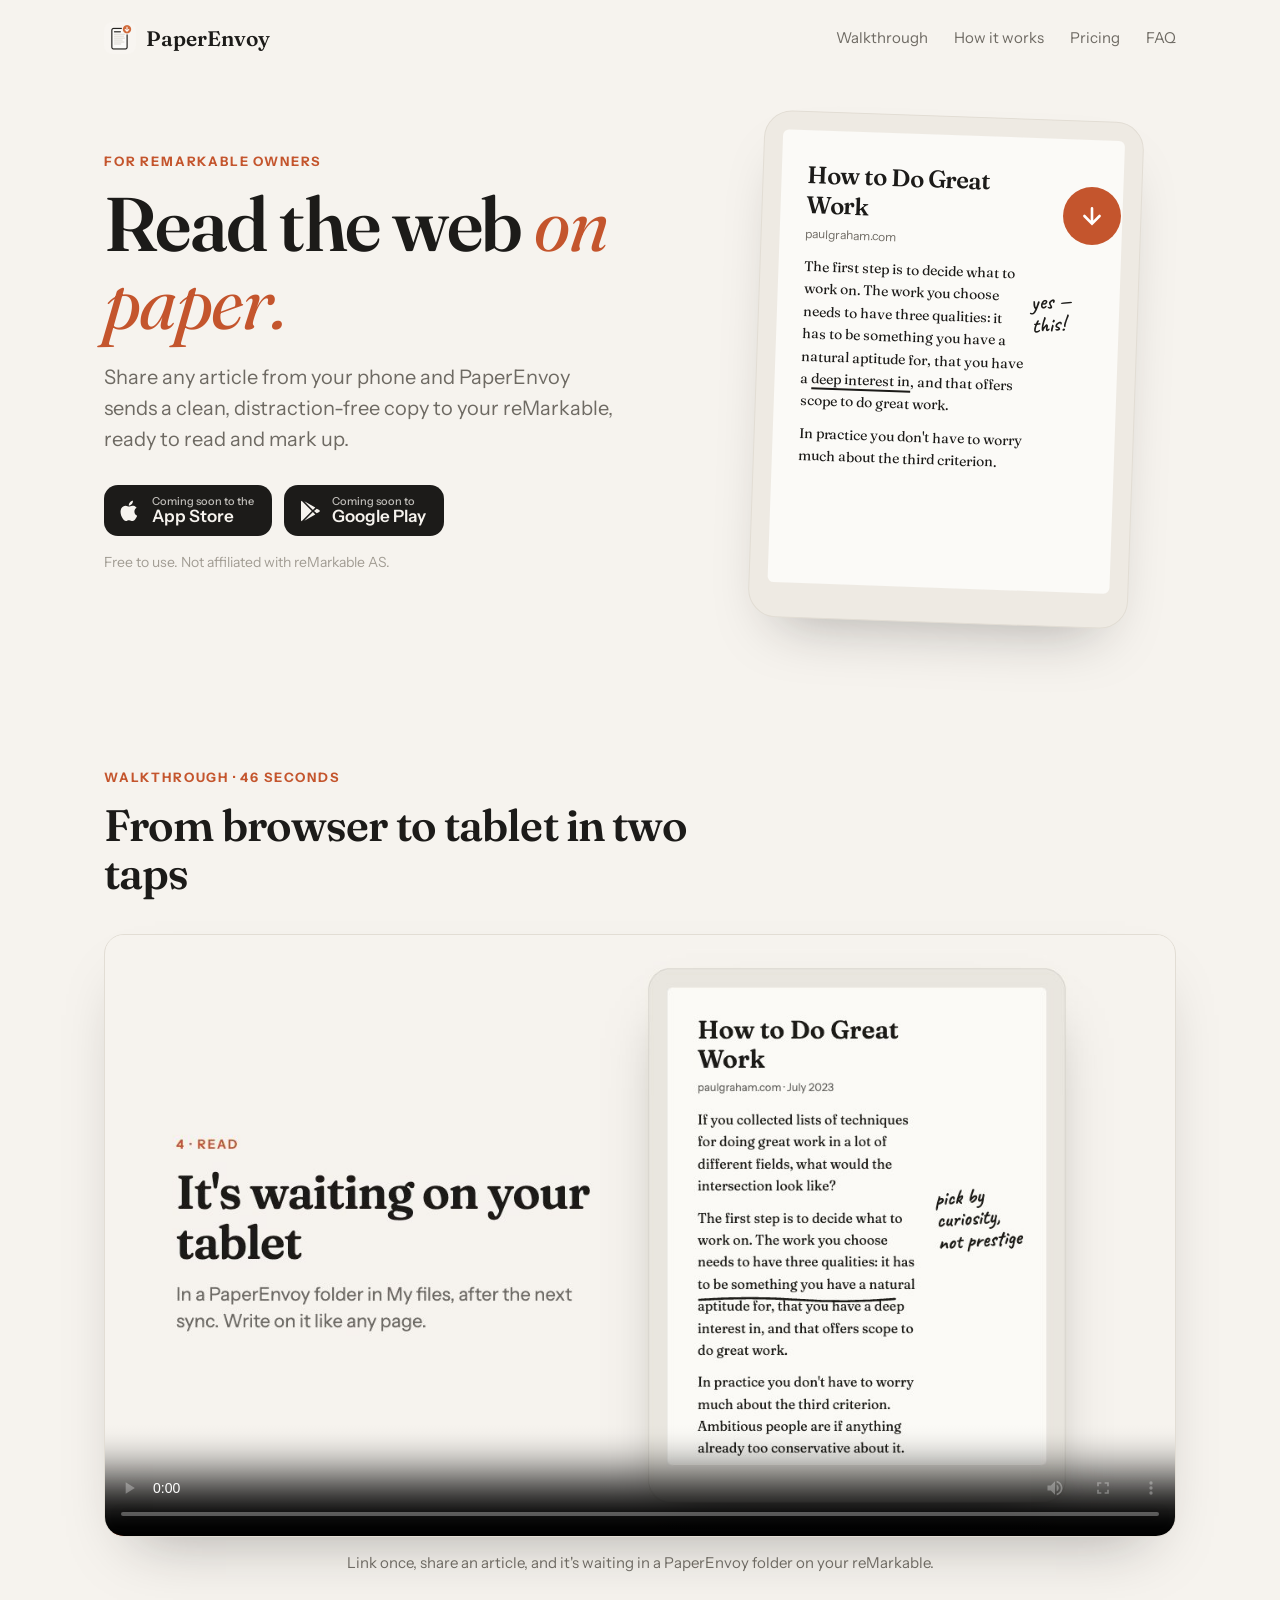
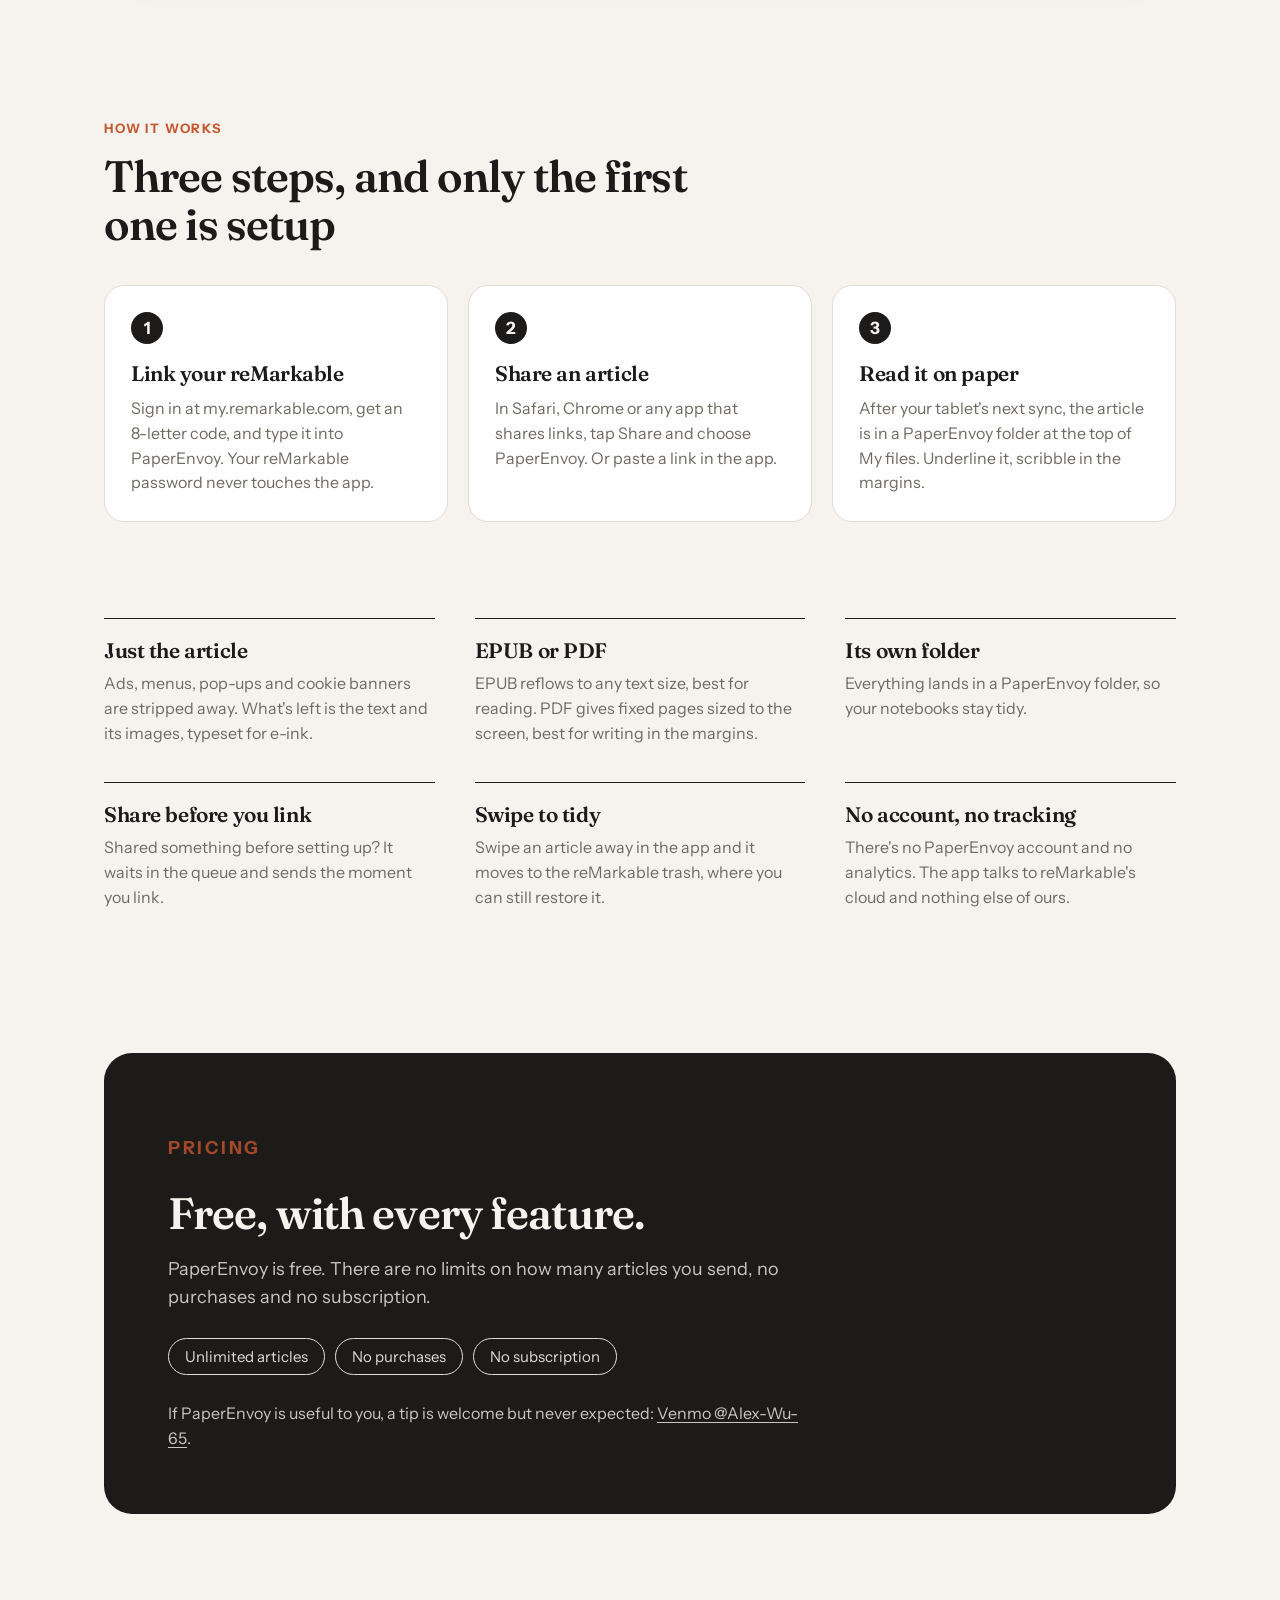
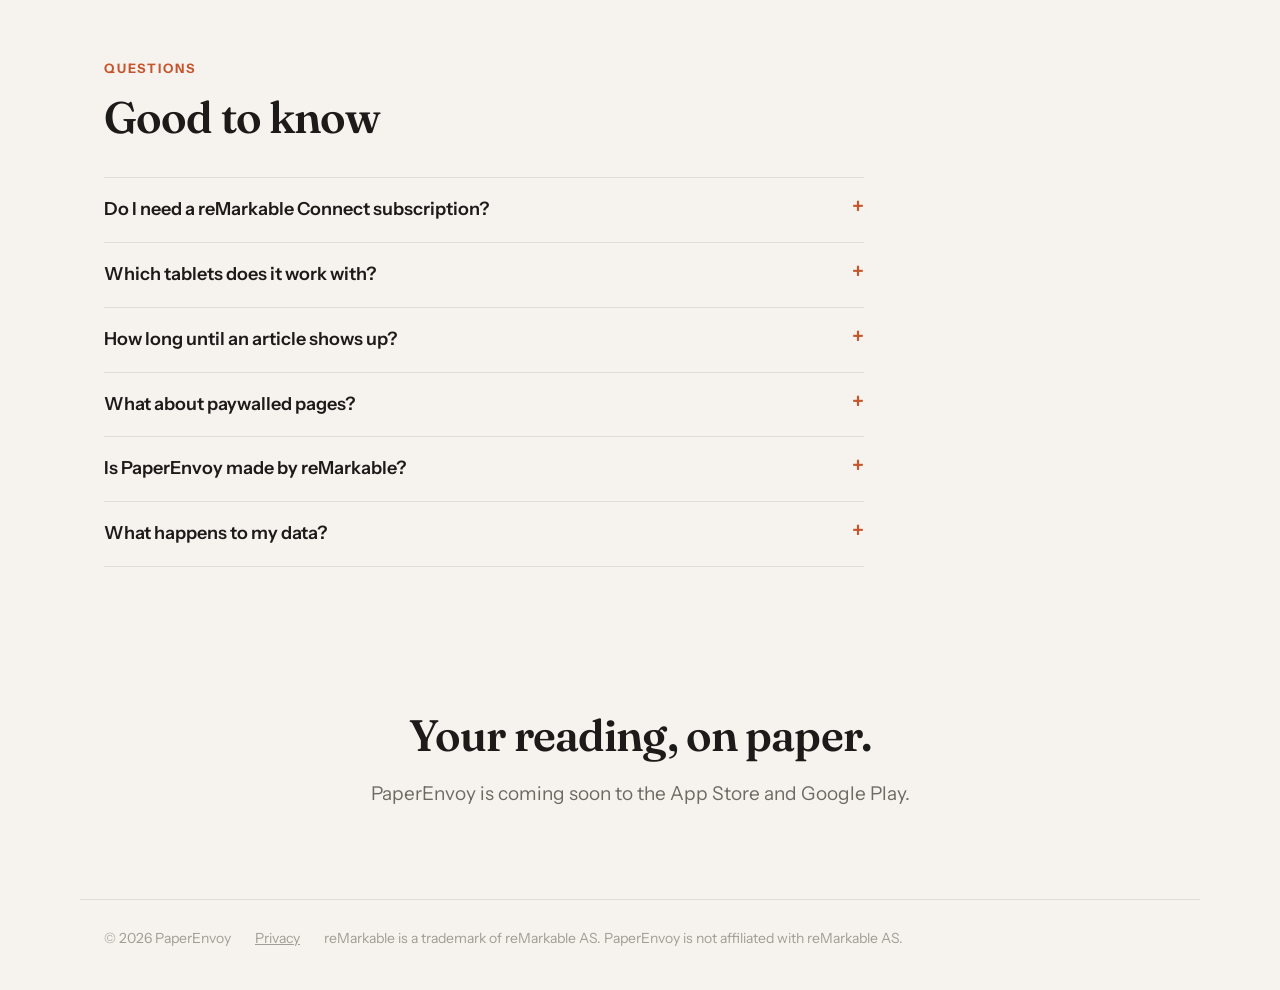
<file: index.html>
<!doctype html>
<html lang="en">
<head>
<meta charset="utf-8">
<meta name="viewport" content="width=device-width, initial-scale=1">
<title>PaperEnvoy — Read the web on paper</title>
<meta name="description" content="Share any article from your phone and PaperEnvoy sends a clean, distraction-free copy to your reMarkable, ready to read and mark up.">
<meta property="og:title" content="PaperEnvoy — Read the web on paper">
<meta property="og:description" content="Send any article from your iPhone or Android phone to your reMarkable in two taps.">
<meta property="og:image" content="media/og.png">
<meta property="og:type" content="website">
<meta name="twitter:card" content="summary_large_image">
<meta name="theme-color" content="#F6F3EE">
<link rel="icon" href="favicon.png">
<link rel="apple-touch-icon" href="icon.png">
<link rel="preconnect" href="https://fonts.googleapis.com">
<link rel="preconnect" href="https://fonts.gstatic.com" crossorigin>
<link href="https://fonts.googleapis.com/css2?family=Fraunces:ital,opsz,wght@0,9..144,400..700;1,9..144,400&family=Instrument+Sans:wght@400..700&family=Caveat:wght@600&display=swap" rel="stylesheet">
<link rel="stylesheet" href="styles.css">
</head>
<body>
<header class="nav wrap">
  <a class="brand" href="./"><img src="icon.png" alt="" width="32" height="32">PaperEnvoy</a>
  <nav>
    <a href="#walkthrough">Walkthrough</a>
    <a href="#how">How it works</a>
    <a href="#pricing">Pricing</a>
    <a href="#faq">FAQ</a>
  </nav>
</header>

<main>
  <section class="hero wrap">
    <div class="hero-copy">
      <p class="kicker">For reMarkable owners</p>
      <h1>Read the web <em>on paper.</em></h1>
      <p class="lede">Share any article from your phone and PaperEnvoy sends a clean, distraction-free copy to your reMarkable, ready to read and mark up.</p>
      <div class="stores">
        <a class="store" href="#get" aria-disabled="true"><svg viewBox="0 0 24 24" aria-hidden="true"><path fill="currentColor" d="M16.4 12.6c0-2.6 2.1-3.8 2.2-3.9-1.2-1.8-3.1-2-3.7-2-1.6-.2-3.1.9-3.9.9-.8 0-2-.9-3.4-.9-1.7 0-3.3 1-4.2 2.6-1.8 3.1-.5 7.7 1.3 10.2.9 1.2 1.9 2.6 3.2 2.6 1.3-.1 1.8-.8 3.3-.8 1.6 0 2 .8 3.4.8 1.4 0 2.3-1.3 3.1-2.5 1-1.4 1.4-2.8 1.4-2.9-.1 0-2.7-1-2.7-4.1zM13.9 5c.7-.9 1.2-2 1-3.2-1 0-2.3.7-3 1.6-.7.8-1.2 2-1.1 3.1 1.2.1 2.3-.6 3.1-1.5z"/></svg><span><small>Coming soon to the</small>App Store</span></a>
        <a class="store" href="#get" aria-disabled="true"><svg viewBox="0 0 24 24" aria-hidden="true"><path fill="currentColor" d="M3.6 1.8 13.8 12 3.6 22.2c-.4-.2-.6-.6-.6-1.1V2.9c0-.5.2-.9.6-1.1zm11.3 11.3 2.4 2.4-11 6.3 8.6-8.7zm3.8-3.4 2.5 1.4c.8.5.8 1.3 0 1.8l-2.5 1.4-2.7-2.3 2.7-2.3zM6.3 2.2l11 6.3-2.4 2.4-8.6-8.7z"/></svg><span><small>Coming soon to</small>Google Play</span></a>
      </div>
      <p class="fine">Free to use. Not affiliated with reMarkable AS.</p>
    </div>
    <div class="hero-art" aria-hidden="true">
      <div class="tablet">
        <div class="paper">
          <h3>How to Do Great Work</h3>
          <p class="meta">paulgraham.com</p>
          <p>The first step is to decide what to work on. The work you choose needs to have three qualities: it has to be something you have a natural aptitude for, that you have a <span class="ul">deep interest in</span>, and that offers scope to do great work.</p>
          <p>In practice you don't have to worry much about the third criterion.</p>
          <span class="note">yes — this!</span>
        </div>
      </div>
      <div class="badge"><svg viewBox="0 0 24 24" width="26" height="26" fill="none" stroke="#fff" stroke-width="2.4" stroke-linecap="round"><path d="M12 5v14M19 12l-7 7-7-7"/></svg></div>
    </div>
  </section>

  <section id="walkthrough" class="walkthrough wrap">
    <div class="section-head">
      <p class="kicker">Walkthrough · 46 seconds</p>
      <h2>From browser to tablet in two taps</h2>
    </div>
    <figure class="video">
      <video controls playsinline preload="metadata" poster="media/poster.jpg">
        <source src="media/walkthrough.mp4" type="video/mp4">
        Your browser can't play this video. <a href="media/walkthrough.mp4">Download it</a> instead.
      </video>
      <figcaption>Link once, share an article, and it's waiting in a PaperEnvoy folder on your reMarkable.</figcaption>
    </figure>
  </section>

  <section id="how" class="how wrap">
    <div class="section-head">
      <p class="kicker">How it works</p>
      <h2>Three steps, and only the first one is setup</h2>
    </div>
    <ol class="steps">
      <li>
        <span class="num">1</span>
        <h3>Link your reMarkable</h3>
        <p>Sign in at my.remarkable.com, get an 8-letter code, and type it into PaperEnvoy. Your reMarkable password never touches the app.</p>
      </li>
      <li>
        <span class="num">2</span>
        <h3>Share an article</h3>
        <p>In Safari, Chrome or any app that shares links, tap Share and choose PaperEnvoy. Or paste a link in the app.</p>
      </li>
      <li>
        <span class="num">3</span>
        <h3>Read it on paper</h3>
        <p>After your tablet's next sync, the article is in a PaperEnvoy folder at the top of My files. Underline it, scribble in the margins.</p>
      </li>
    </ol>
  </section>

  <section class="features wrap">
    <div class="feature">
      <h3>Just the article</h3>
      <p>Ads, menus, pop-ups and cookie banners are stripped away. What's left is the text and its images, typeset for e-ink.</p>
    </div>
    <div class="feature">
      <h3>EPUB or PDF</h3>
      <p>EPUB reflows to any text size, best for reading. PDF gives fixed pages sized to the screen, best for writing in the margins.</p>
    </div>
    <div class="feature">
      <h3>Its own folder</h3>
      <p>Everything lands in a PaperEnvoy folder, so your notebooks stay tidy.</p>
    </div>
    <div class="feature">
      <h3>Share before you link</h3>
      <p>Shared something before setting up? It waits in the queue and sends the moment you link.</p>
    </div>
    <div class="feature">
      <h3>Swipe to tidy</h3>
      <p>Swipe an article away in the app and it moves to the reMarkable trash, where you can still restore it.</p>
    </div>
    <div class="feature">
      <h3>No account, no tracking</h3>
      <p>There's no PaperEnvoy account and no analytics. The app talks to reMarkable's cloud and nothing else of ours.</p>
    </div>
  </section>

  <section id="pricing" class="pricing wrap">
    <div class="price-card">
      <p class="kicker">Pricing</p>
      <h2>Free, with every feature.</h2>
      <p>PaperEnvoy is free. There are no limits on how many articles you send, no purchases and no subscription.</p>
      <ul>
        <li>Unlimited articles</li>
        <li>No purchases</li>
        <li>No subscription</li>
      </ul>
      <p class="tip">If PaperEnvoy is useful to you, a tip is welcome but never expected: <a href="https://venmo.com/u/Alex-Wu-65" rel="noopener">Venmo @Alex-Wu-65</a>.</p>
    </div>
  </section>

  <section id="faq" class="faq wrap">
    <div class="section-head">
      <p class="kicker">Questions</p>
      <h2>Good to know</h2>
    </div>
    <details>
      <summary>Do I need a reMarkable Connect subscription?</summary>
      <p>No. PaperEnvoy uses reMarkable's cloud sync, which works on the free tier.</p>
    </details>
    <details>
      <summary>Which tablets does it work with?</summary>
      <p>Any reMarkable that syncs with reMarkable's cloud, including reMarkable 2 and Paper Pro.</p>
    </details>
    <details>
      <summary>How long until an article shows up?</summary>
      <p>PaperEnvoy uploads it within seconds. It appears on the tablet the next time the tablet syncs, which happens on its own while it's awake and online.</p>
    </details>
    <details>
      <summary>What about paywalled pages?</summary>
      <p>PaperEnvoy reads the page the way a browser does without your sign-in, so it can only send what's publicly visible. Pages that load their text with JavaScript may come through short.</p>
    </details>
    <details>
      <summary>Is PaperEnvoy made by reMarkable?</summary>
      <p>No. PaperEnvoy is an independent app and is not affiliated with reMarkable AS. It uses the same upload endpoint as reMarkable's own “Read on reMarkable” browser extension.</p>
    </details>
    <details>
      <summary>What happens to my data?</summary>
      <p>Articles are fetched and converted on your phone and uploaded to your own reMarkable cloud. Read the <a href="privacy.html">privacy policy</a> for the details.</p>
    </details>
  </section>

  <section id="get" class="cta wrap">
    <h2>Your reading, on paper.</h2>
    <p>PaperEnvoy is coming soon to the App Store and Google Play.</p>
  </section>
</main>

<footer class="foot wrap">
  <span>© 2026 PaperEnvoy</span>
  <a href="privacy.html">Privacy</a>
  <span>reMarkable is a trademark of reMarkable AS. PaperEnvoy is not affiliated with reMarkable AS.</span>
</footer>
</body>
</html>
</file>
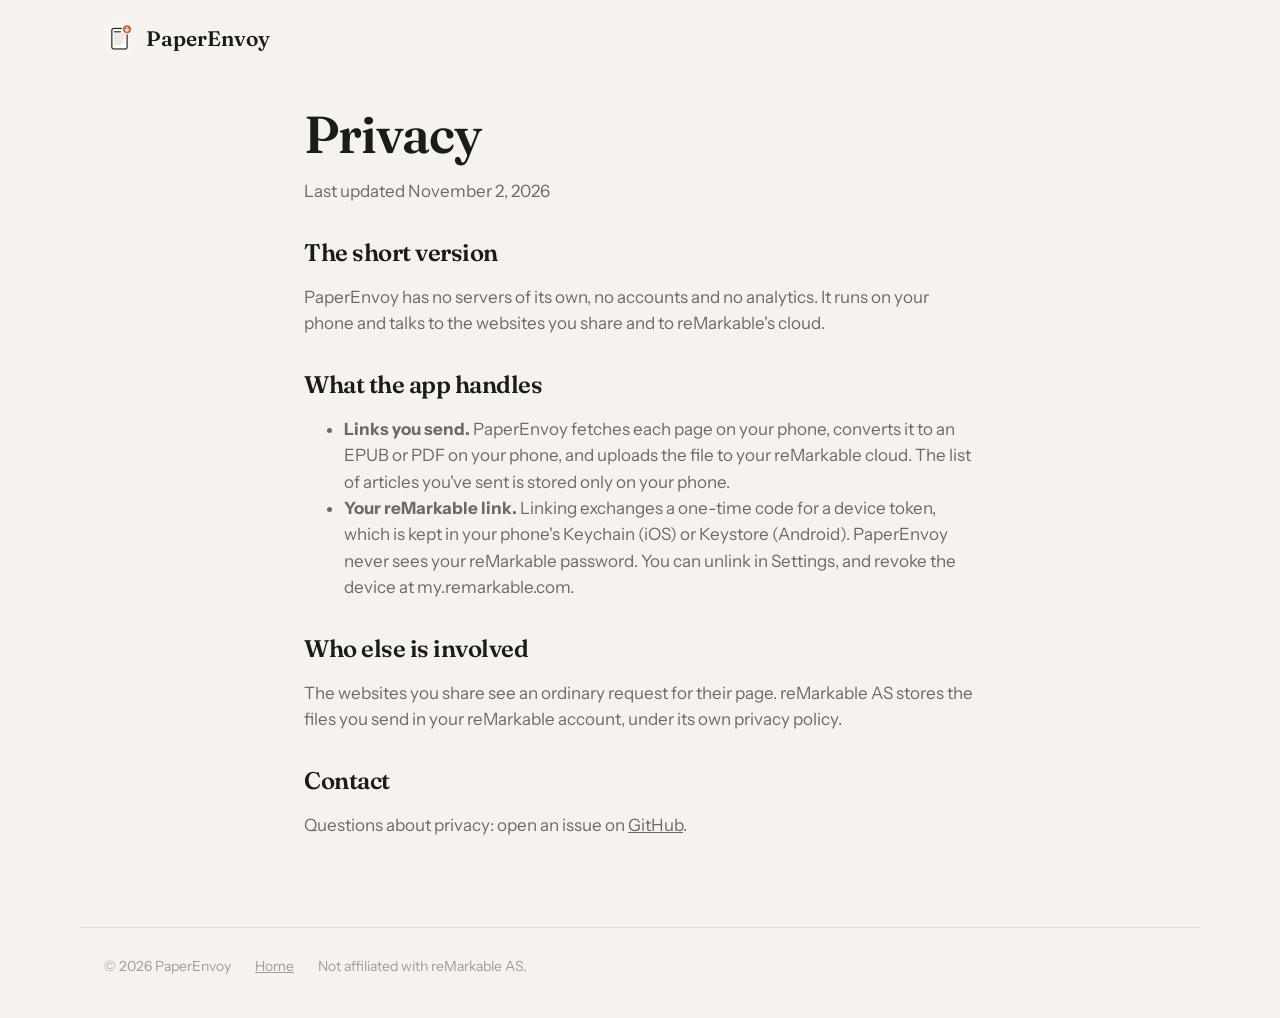
<file: privacy.html>
<!doctype html>
<html lang="en">
<head>
<meta charset="utf-8">
<meta name="viewport" content="width=device-width, initial-scale=1">
<title>Privacy — PaperEnvoy</title>
<meta name="description" content="How PaperEnvoy handles your data.">
<link rel="icon" href="favicon.png">
<link rel="preconnect" href="https://fonts.googleapis.com">
<link rel="preconnect" href="https://fonts.gstatic.com" crossorigin>
<link href="https://fonts.googleapis.com/css2?family=Fraunces:opsz,wght@9..144,400..700&family=Instrument+Sans:wght@400..700&display=swap" rel="stylesheet">
<link rel="stylesheet" href="styles.css">
</head>
<body>
<header class="nav wrap">
  <a class="brand" href="./"><img src="icon.png" alt="" width="32" height="32">PaperEnvoy</a>
</header>
<main class="doc wrap">
  <h1>Privacy</h1>
  <p>Last updated November 2, 2026</p>

  <h2>The short version</h2>
  <p>PaperEnvoy has no servers of its own, no accounts and no analytics. It runs on your phone and talks to the websites you share and to reMarkable's cloud.</p>

  <h2>What the app handles</h2>
  <ul>
    <li><strong>Links you send.</strong> PaperEnvoy fetches each page on your phone, converts it to an EPUB or PDF on your phone, and uploads the file to your reMarkable cloud. The list of articles you've sent is stored only on your phone.</li>
    <li><strong>Your reMarkable link.</strong> Linking exchanges a one-time code for a device token, which is kept in your phone's Keychain (iOS) or Keystore (Android). PaperEnvoy never sees your reMarkable password. You can unlink in Settings, and revoke the device at my.remarkable.com.</li>
  </ul>

  <h2>Who else is involved</h2>
  <p>The websites you share see an ordinary request for their page. reMarkable AS stores the files you send in your reMarkable account, under its own privacy policy.</p>

  <h2>Contact</h2>
  <p>Questions about privacy: open an issue on <a href="https://github.com/alexhwu/paperenvoy/issues">GitHub</a>.</p>
</main>
<footer class="foot wrap">
  <span>© 2026 PaperEnvoy</span>
  <a href="./">Home</a>
  <span>Not affiliated with reMarkable AS.</span>
</footer>
</body>
</html>
</file>
<file: styles.css>
:root {
  --bg: #F6F3EE;
  --card: #FFFFFF;
  --sunken: #EEEAE3;
  --ink: #1C1B19;
  --muted: #6E6A63;
  --faint: #A29D94;
  --line: #E2DDD4;
  --accent: #C4552D;
  --on-ink: #F6F3EE;
  --shadow: 0 30px 60px -30px rgba(28, 27, 25, .35);
  --serif: "Fraunces", Georgia, serif;
  --sans: "Instrument Sans", system-ui, -apple-system, sans-serif;
}
@media (prefers-color-scheme: dark) {
  :root:not([data-theme="light"]) {
    --bg: #141412;
    --card: #1E1D1A;
    --sunken: #26241F;
    --ink: #F1EDE6;
    --muted: #A7A198;
    --faint: #6F6A62;
    --line: #2F2D28;
    --accent: #E8794F;
    --on-ink: #141412;
    --shadow: 0 30px 60px -30px rgba(0, 0, 0, .8);
  }
}
:root[data-theme="dark"] {
  --bg: #141412; --card: #1E1D1A; --sunken: #26241F; --ink: #F1EDE6; --muted: #A7A198;
  --faint: #6F6A62; --line: #2F2D28; --accent: #E8794F; --on-ink: #141412;
}

* { box-sizing: border-box; }
html { scroll-behavior: smooth; }
body {
  margin: 0;
  background: var(--bg);
  color: var(--ink);
  font: 17px/1.55 var(--sans);
  -webkit-font-smoothing: antialiased;
}
a { color: inherit; }
img, video { max-width: 100%; display: block; }
.wrap { max-width: 1120px; margin: 0 auto; padding-left: 24px; padding-right: 24px; }
@media (max-width: 600px) { .wrap { padding-left: 16px; padding-right: 16px; } section { padding: 52px 0; } }

h1, h2, h3 { font-family: var(--serif); font-weight: 600; letter-spacing: -.02em; margin: 0; }
h1 { font-size: clamp(44px, 7vw, 76px); line-height: 1.02; }
h1 em { font-style: italic; font-weight: 400; color: var(--accent); }
h2 { font-size: clamp(30px, 4vw, 44px); line-height: 1.1; }
h3 { font-size: 21px; line-height: 1.25; }
.kicker { font-size: 13px; font-weight: 700; letter-spacing: .14em; text-transform: uppercase; color: var(--accent); margin: 0 0 14px; }
.section-head { margin-bottom: 36px; max-width: 640px; }
section { padding: 72px 0; }

/* Nav */
.nav { display: flex; align-items: center; justify-content: space-between; padding-top: 22px; padding-bottom: 22px; gap: 16px; }
.brand { display: flex; align-items: center; gap: 10px; font: 600 21px var(--serif); text-decoration: none; }
.brand img { border-radius: 8px; }
.nav nav { display: flex; gap: 26px; font-size: 15px; }
.nav nav a { text-decoration: none; color: var(--muted); }
.nav nav a:hover { color: var(--ink); }
@media (max-width: 720px) { .nav nav { display: none; } }

/* Hero */
.hero { display: grid; grid-template-columns: 1.1fr .9fr; gap: 48px; align-items: center; padding-top: 40px; }
.lede { font-size: 20px; color: var(--muted); max-width: 520px; margin: 22px 0 30px; }
.stores { display: flex; flex-wrap: wrap; gap: 12px; }
.store {
  display: inline-flex; align-items: center; gap: 10px; padding: 10px 18px 10px 14px; border-radius: 14px;
  background: var(--ink); color: var(--on-ink); text-decoration: none; font-weight: 600; font-size: 17px; line-height: 1.1;
}
.store svg { width: 24px; height: 24px; }
.store small { display: block; font-size: 11px; font-weight: 500; opacity: .75; }
.store[aria-disabled="true"] { cursor: default; }
.fine { font-size: 14px; color: var(--faint); margin-top: 16px; }

.hero-art { position: relative; display: flex; justify-content: center; }
.tablet {
  width: min(380px, 100%); aspect-ratio: 3 / 4; background: var(--sunken); border: 1px solid var(--line);
  border-radius: 28px; padding: 18px 18px 34px; box-shadow: var(--shadow); transform: rotate(2deg);
}
.paper {
  position: relative; height: 100%; background: #FBFAF7; color: #1C1B19; border-radius: 6px;
  padding: 30px 92px 24px 26px; overflow: hidden; font: 14px/1.6 var(--serif);
}
.paper h3 { font-size: 24px; }
.paper .meta { font: 12px var(--sans); color: #6E6A63; margin: 6px 0 14px; }
.paper p { margin: 0 0 10px; }
.ul { text-decoration: underline; text-decoration-thickness: 2px; text-underline-offset: 4px; text-decoration-color: #1C1B19; }
.note { position: absolute; right: 12px; top: 150px; width: 76px; font: 600 22px/1.05 "Caveat", cursive; transform: rotate(-6deg); }
.badge {
  position: absolute; top: 14%; right: 12%; width: 58px; height: 58px; border-radius: 50%;
  background: var(--accent); display: flex; align-items: center; justify-content: center; box-shadow: var(--shadow);
}
@media (max-width: 860px) {
  .hero { grid-template-columns: 1fr; }
  .hero { padding-top: 16px; }
  .tablet { width: min(280px, 78%); }
  .badge { right: 8%; }
}

/* Video */
.video { margin: 0; }
.video video { width: 100%; aspect-ratio: 16 / 9; border-radius: 20px; border: 1px solid var(--line); box-shadow: var(--shadow); background: #F6F3EE; }
.video figcaption { color: var(--muted); font-size: 15px; margin-top: 14px; text-align: center; }

/* Steps */
.steps { list-style: none; padding: 0; margin: 0; display: grid; grid-template-columns: repeat(3, 1fr); gap: 20px; }
.steps li { background: var(--card); border: 1px solid var(--line); border-radius: 20px; padding: 26px; }
.steps p { color: var(--muted); margin: 10px 0 0; font-size: 16px; }
.num {
  display: inline-flex; width: 32px; height: 32px; border-radius: 50%; background: var(--ink); color: var(--on-ink);
  align-items: center; justify-content: center; font-weight: 700; margin-bottom: 16px;
}
@media (max-width: 860px) { .steps { grid-template-columns: 1fr; } }

/* Features */
.features { display: grid; grid-template-columns: repeat(3, 1fr); gap: 36px 40px; padding-top: 24px; }
.feature { border-top: 1.5px solid var(--ink); padding-top: 18px; }
.feature p { color: var(--muted); margin: 8px 0 0; font-size: 16px; }
@media (max-width: 860px) { .features { grid-template-columns: 1fr 1fr; } }
@media (max-width: 560px) { .features { grid-template-columns: 1fr; } }

/* Pricing */
.price-card {
  background: var(--ink); color: var(--on-ink); border-radius: 28px; padding: clamp(28px, 6vw, 64px);
}
.price-card .kicker { color: var(--accent); }
.price-card p { max-width: 640px; opacity: .8; font-size: 18px; margin: 18px 0 26px; }
.price-card .tip { font-size: 16px; margin: 26px 0 0; }
.price-card .tip a { color: inherit; text-decoration: underline; text-underline-offset: 3px; }
.price-card ul { list-style: none; padding: 0; margin: 0; display: flex; flex-wrap: wrap; gap: 10px; }
.price-card li { border: 1px solid currentColor; border-radius: 999px; padding: 6px 16px; font-size: 15px; opacity: .9; }

/* FAQ */
.faq details { border-top: 1px solid var(--line); padding: 18px 0; max-width: 760px; }
.faq details:last-of-type { border-bottom: 1px solid var(--line); }
.faq summary { cursor: pointer; font-weight: 600; font-size: 18px; list-style: none; display: flex; justify-content: space-between; gap: 16px; }
.faq summary::-webkit-details-marker { display: none; }
.faq summary::after { content: "+"; color: var(--accent); font-size: 22px; line-height: 1; }
.faq details[open] summary::after { content: "–"; }
.faq details p { color: var(--muted); margin: 10px 0 0; }

/* CTA + footer */
.cta { text-align: center; }
.cta p { color: var(--muted); font-size: 19px; }
.foot { display: flex; flex-wrap: wrap; gap: 8px 24px; padding-top: 28px; padding-bottom: 40px; border-top: 1px solid var(--line); color: var(--faint); font-size: 14px; }

/* Privacy page */
.doc { max-width: 720px; padding-top: 32px; padding-bottom: 72px; }
.doc h1 { font-size: clamp(36px, 5vw, 52px); margin-bottom: 8px; }
.doc h2 { font-size: 24px; margin-top: 36px; }
.doc p, .doc li { color: var(--muted); }
</file>
